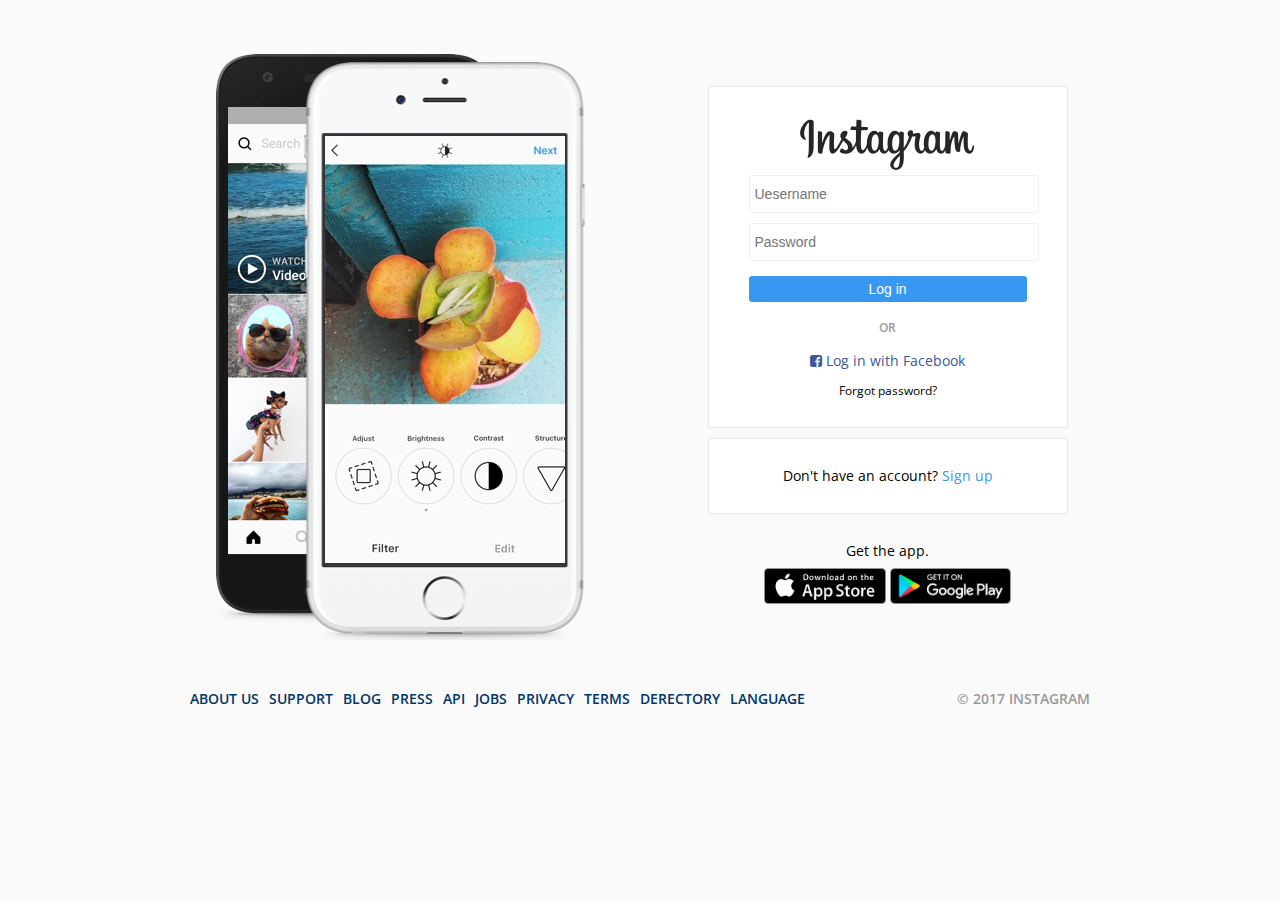
<file: index.html>
﻿<!DOCTYPE html>
<html lang="en">
<head>
  <meta charset="utf-8" />
  <meta name="viewport" content="width=device-width, initial-scale=1.0, user-scalable=no">
  <title>Login | Instajeju</title>
  <link rel="shortcut icon"
        href="images/favicon.ico">
  <link href="https://maxcdn.bootstrapcdn.com/font-awesome/4.7.0/css/font-awesome.min.css"
        rel="stylesheet" />
  <link rel="stylesheet" href="css/styles.css" />
</head>

<body>
  <main class="login">
    <div class="login__column">
      <img src="images/phoneImage.png" />
    </div>

    <div class="login__column">
      <div class="login__box">
        <img src="images/logoLogin.png" class="login__logo" />
        <form action="feed.html" method="get">
          <!-- <form action="feed.html" method="post">  // post 로 바꾸면 연결된 링크에 user name . passwrod가 뜨지 않음-->
          <input type="email"    name="uesr" placeholder="Uesername" required/>
          <input type="password" name="pass" placeholder="Password"  required/>
          <input type="submit"   value="Log in" />
          <!-- input type에는 name/color/date/checkbox 등 원하는 걸로 할 수 있다. -->
        </form>

        <span class="login__divider">or</span>
        <a href="#" class="login__fb-link">
          <i class="fa fa-facebook-square" aria-hidden="true"></i>
          Log in with Facebook</a>
        <a href="#" class="login__link-login__link--small">
          Forgot password?</a>
      </div>

      <div class="login__box"> <!-- Complete here. -->
        <span class="login__text">Don't have an account?</span>
        <a href="#" class="login__link">Sign up</a>
      </div>
     <div class="login__box--transparent">
       <span class="login__text">Get the app.</span>
       <div  class="login__appstores">
         <img src="images/ios.png"     class="login__appstore" />
         <img src="images/android.png" class="login__appstore" />
       </div>
     </div>
    </div>
  </main>


<footer class="footer">
  <!--  nav.footer__nav>ul.footer__list>li.footer__list-item*10>a.footer__link -->
  <nav class="footer__nav">
    <ul class="footer__list">
      <li class="footer__list-item"><a href="#" class="footer__link">About us</a></li>
      <li class="footer__list-item"><a href="#" class="footer__link">Support</a></li>
      <li class="footer__list-item"><a href="#" class="footer__link">Blog</a></li>
      <li class="footer__list-item"><a href="#" class="footer__link">Press</a></li>
      <li class="footer__list-item"><a href="#" class="footer__link">API</a></li>
      <li class="footer__list-item"><a href="#" class="footer__link">Jobs</a></li>
      <li class="footer__list-item"><a href="#" class="footer__link">Privacy</a></li>
      <li class="footer__list-item"><a href="#" class="footer__link">Terms</a></li>
      <li class="footer__list-item"><a href="#" class="footer__link">Derectory</a></li>
      <li class="footer__list-item"><a href="#" class="footer__link">Language</a></li>
    </ul>
  </nav>
  <span class="footer__copy">© 2017 Instagram</span>
</footer>
<script
  src="http://code.jquery.com/jquery-3.2.1.min.js"
  integrity="sha256-hwg4gsxgFZhOsEEamdOYGBf13FyQuiTwlAQgxVSNgt4="
  crossorigin="anonymous"></script>
<script src="js/app.js"></script>
</body>
</html>
</file>
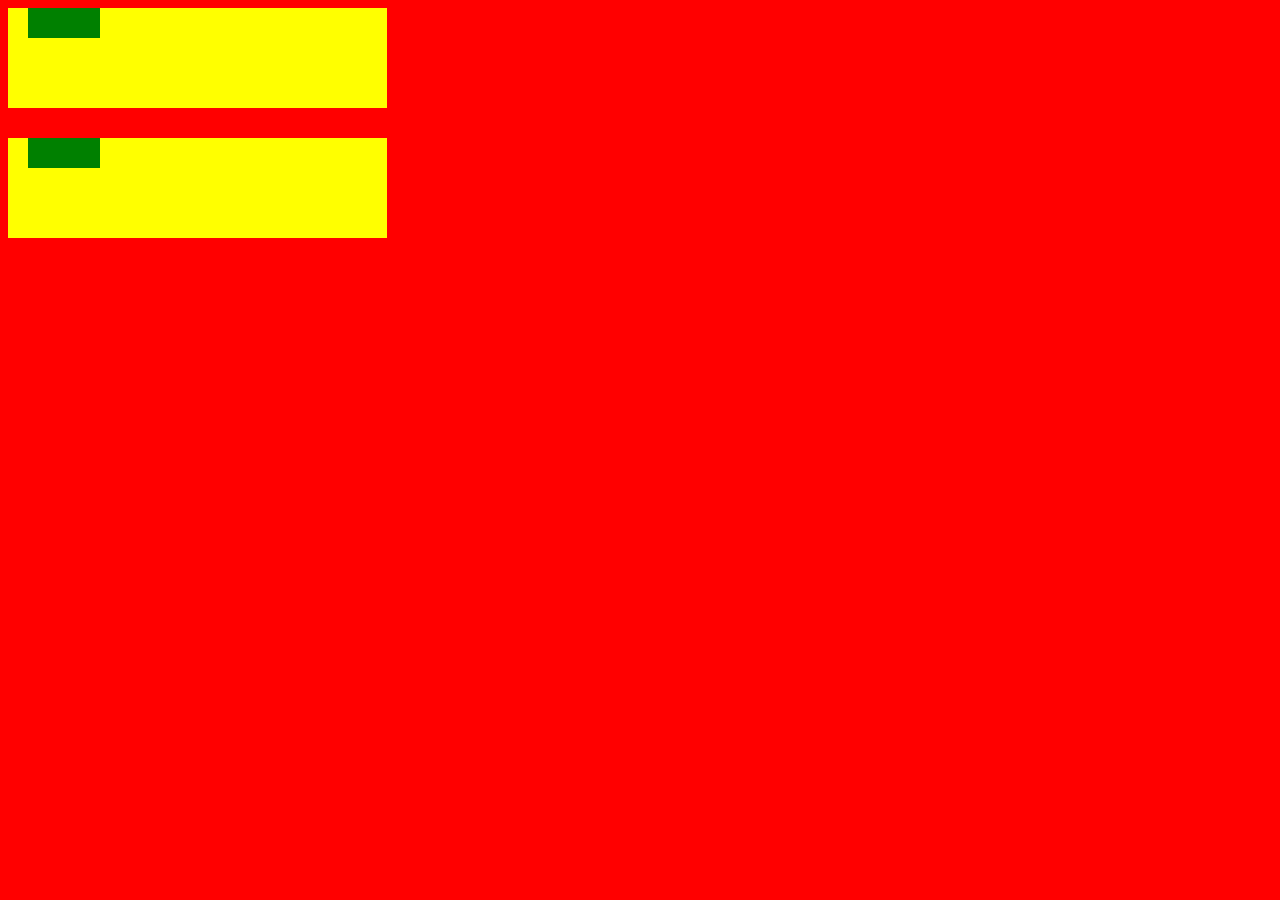
<file: css-examlpes.html>
<!DOCTYPE html>
<html lang="en">

  <head>
    <meta charset="UTF-8">
    <meta name="viewport"
          content="width=device-width, initial-scale=1.0">
    <meta http-equiv="X-UA-Compatible"
          content="ie=edge">
    <title>CSS</title>
    <style>
      body {
        background-color: red;
      }
      .box {
        background-color: yellow;
        height: 100px;
        width: 30%;
        box-sizing: border-box;
        margin-bottom: 30px;
        padding-left: 20px;
        /* Complete this */
      }
      .child {
        background-color: green;
        height: 30px;
        width: 20%;

        /* Complete this */
      }
    </style>
  </head>

  <body>
    <div class="box">
      <div class="child"></div>
    </div>
    <div class="box">
      <div class="child"></div>
    </div>
  </body>

</html>
</file>
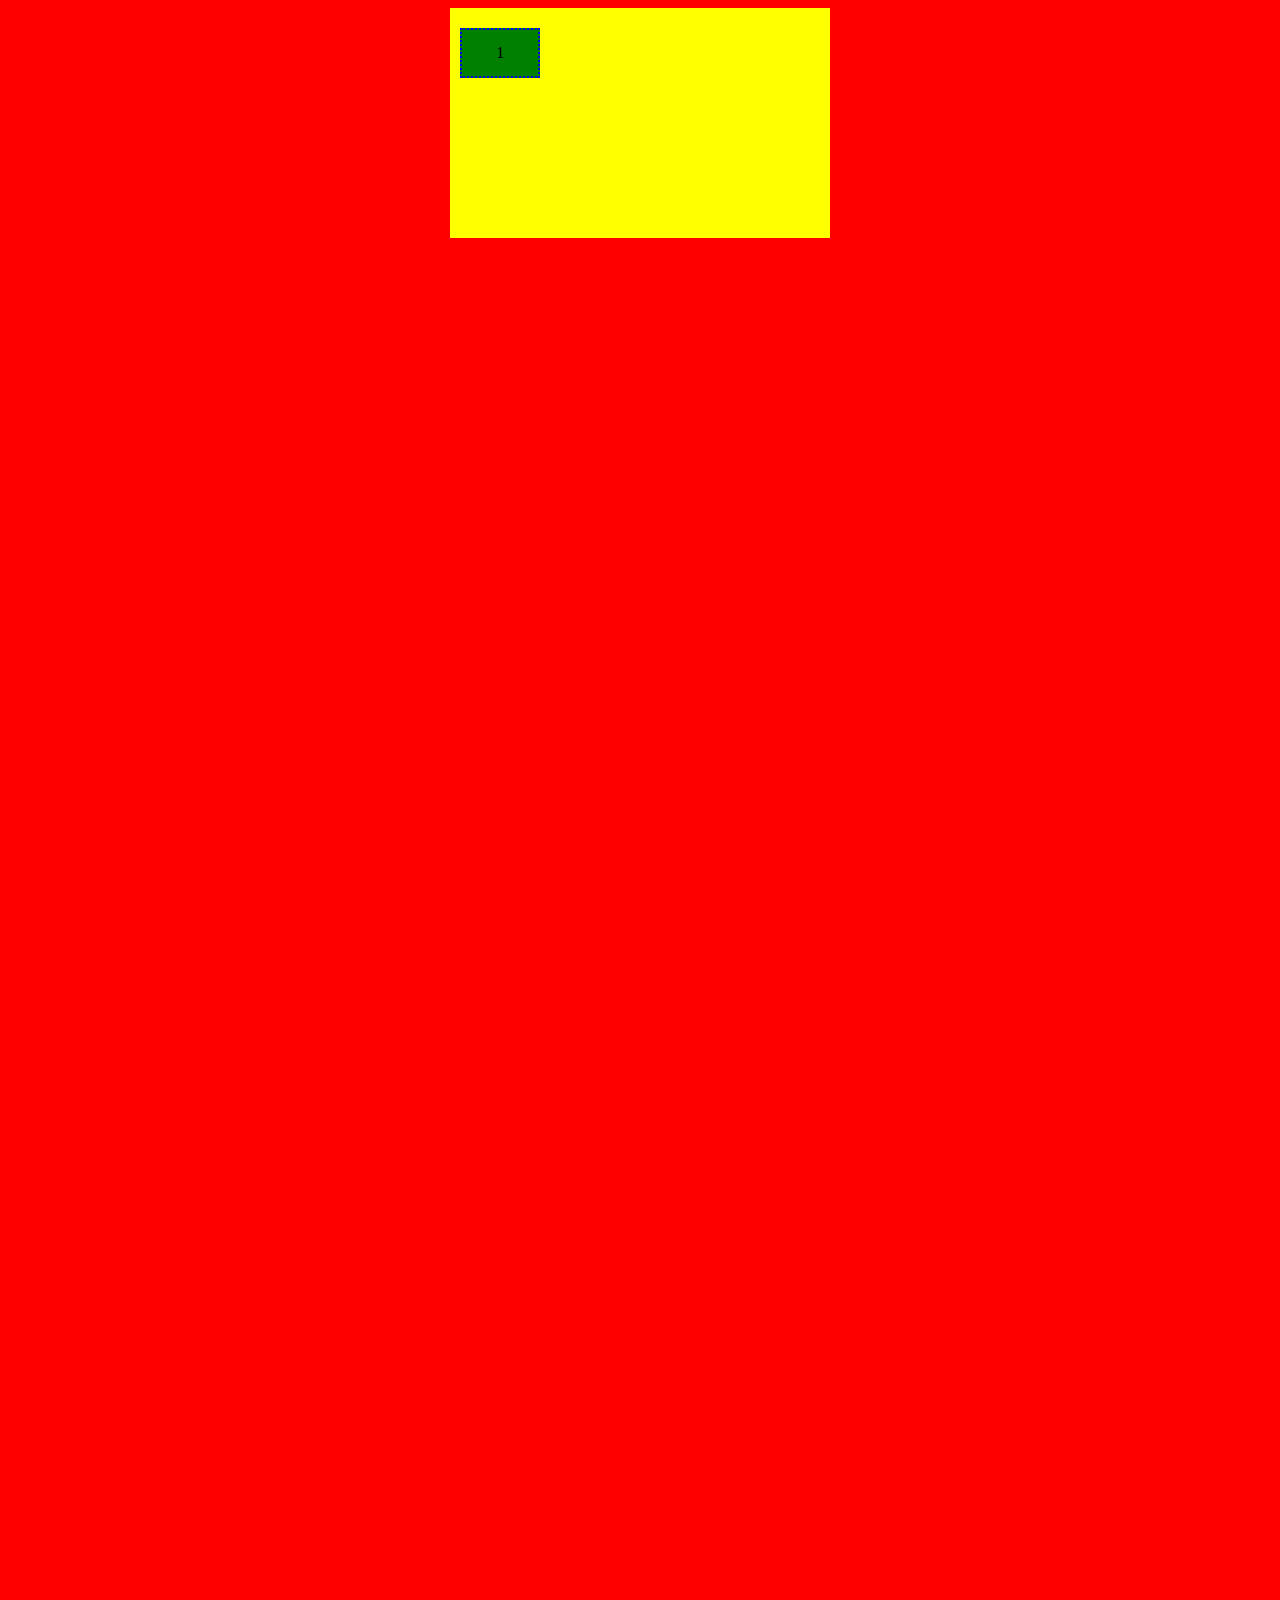
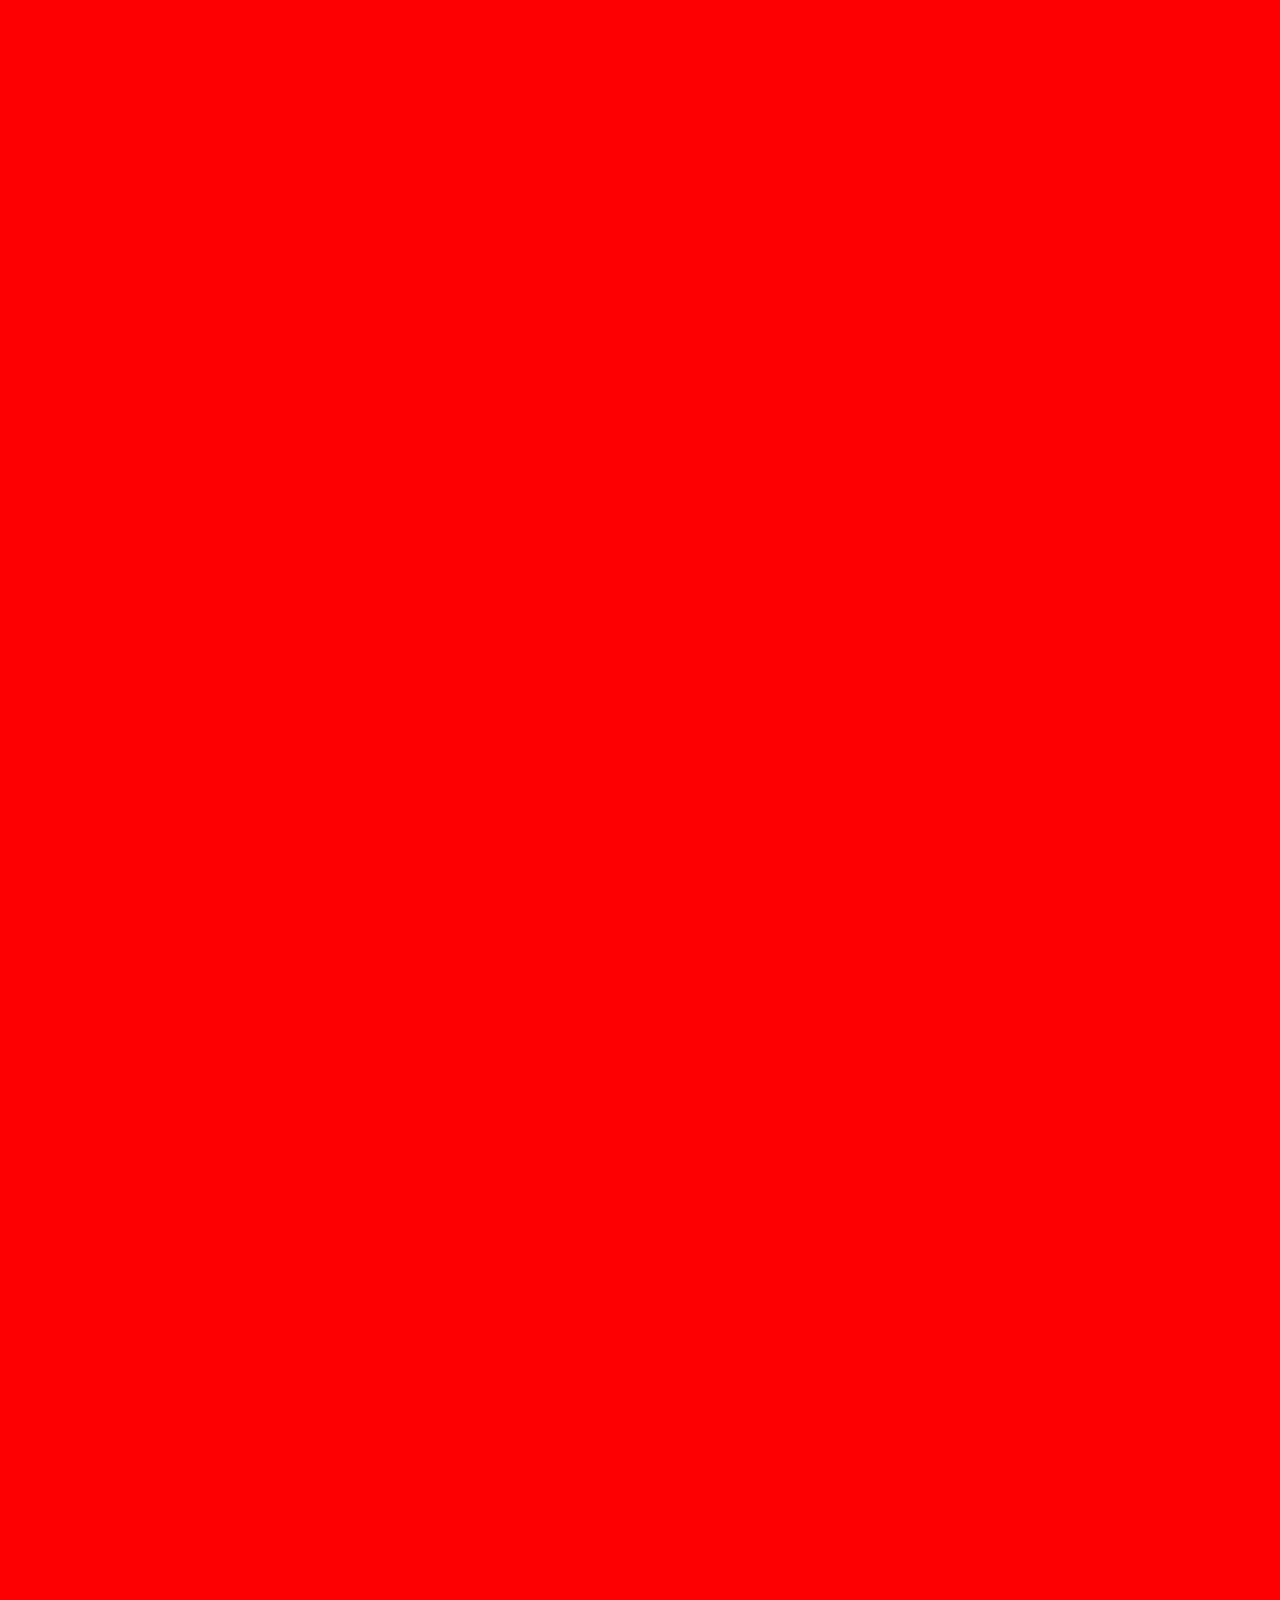
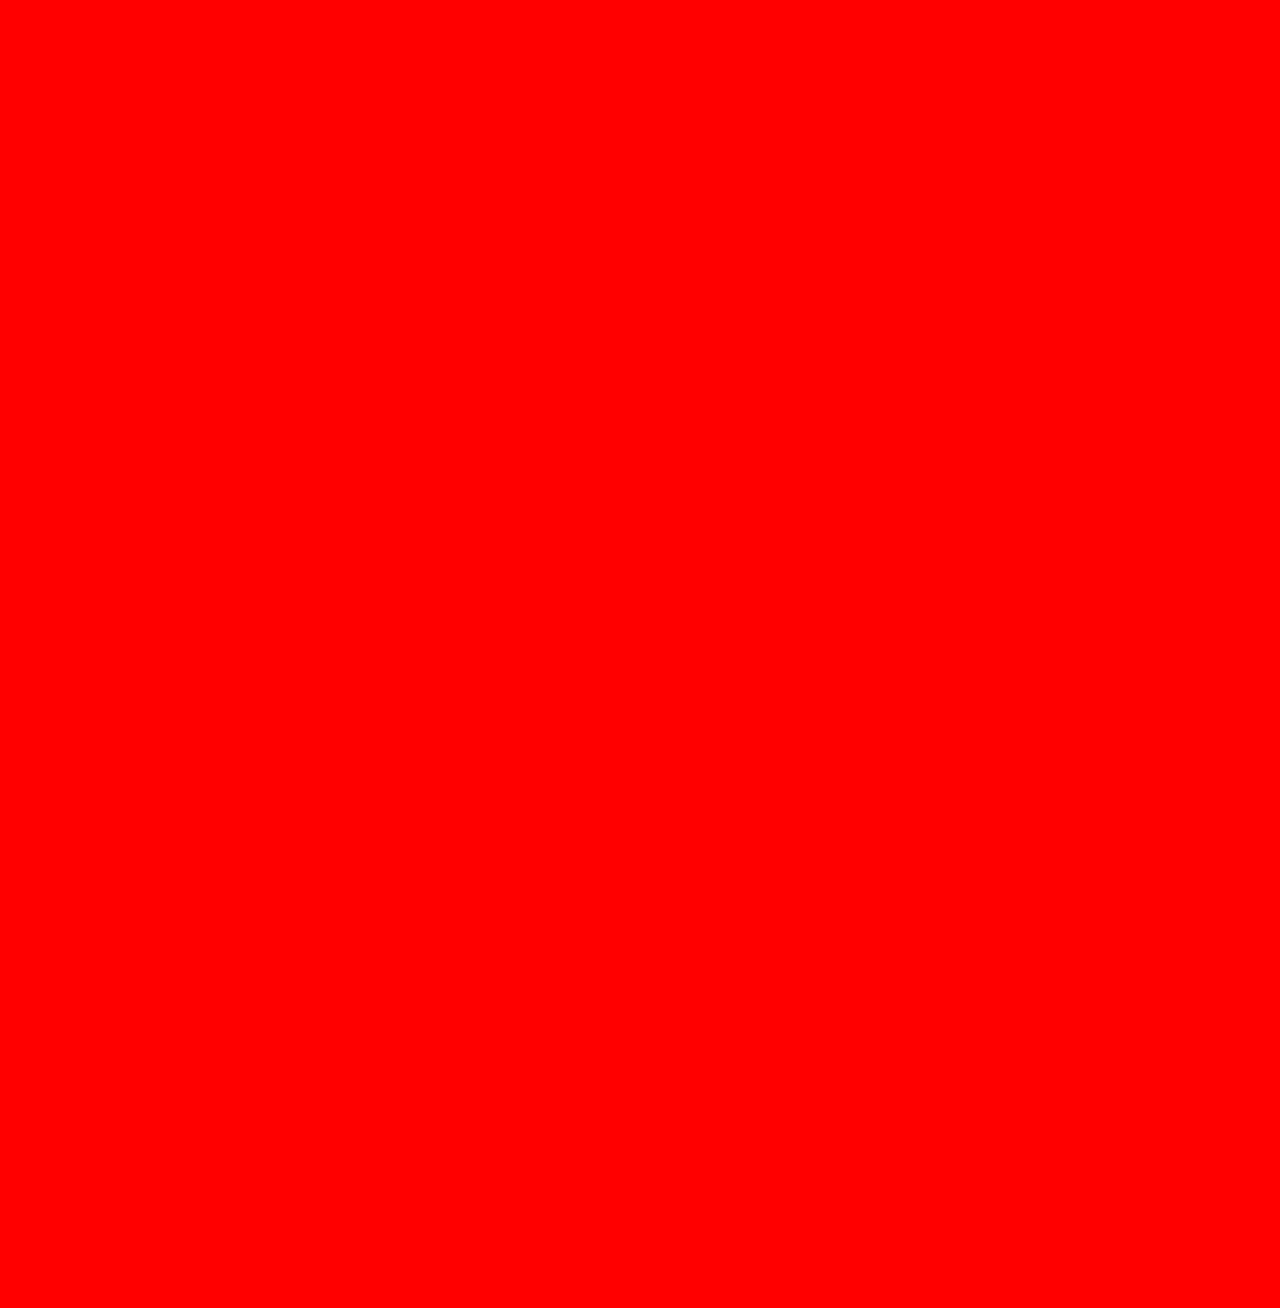
<file: css-examples.html>
<!DOCTYPE html>
<html lang="en">

  <head>
    <meta charset="UTF-8">
    <meta name="viewport"
          content="width=device-width, initial-scale=1.0">
    <meta http-equiv="X-UA-Compatible"
          content="ie=edge">
    <title>CSS</title>
    <style>
      html {
        height: 100% /* 요렇게 해줘야 body 에서   align-items: center; 이 먹힌다*/
      }
      body {
        height: 500%;  /* 요렇게 해줘야 body 에서   align-items: center; 이 먹힌다*/
        background-color: red;
        display: flex;
        flex-wrap: wrap;
        justify-content: center;
        align-items: top;
      }

      .box {
        background-color: yellow;
        height: 230px;   /* height 에서는 % 로 지정할 수 없다. */
        width: 30%;      /* 보여지는 화면에서 폭의 % */
        margin-bottom: 30px;
        /*padding-left: 20px;*/
        box-sizing: border-box;
        display: flex;
        justify-content: center; /* 메인죽 으로 중간 */
        align-items: center;     /* cross로 중간 baselien , flex-start , spcae-around*/
        position: relative;
        /* display: flex; /* flex 로 하면 간격이 없어진다.*/
        /* justify-content: center; /* space-between ; flex-end : cross-center , flex-start ;
        /* display: inline-block; /* disply 에는  block , inline, inline-block 이 있다*/
      }
      .child {
        background-color: green;
        height: 20%;
        width: 20%;
        border: 2px dotted blue; /* border-color: red */ /* border-width: 1px; */
            /*테두리 스타일 : solid  dashed dotted*/
       /* display: inline-block;*/
       display: flex;
       justify-content: center; /* 메인죽 으로 중간 */
       align-items: center;
       position: absolute;; /*fixed 로 하면 child의 엄마는 box가 아니라 body가 된다.!!!*/
       top:  20px; /*fixed 로 하면 child의 엄마는 box가 아니라 body가 된다.!!!*/
       left: 10px; /*fixed 로 하면 child의 엄마는 box가 아니라 body가 된다.!!!*/
      }

    #one{
      align-self : flex-start; /*align-self  로  # id 에서만 한 것을 스타일 지정가능*/
    }
    #three{
      align-self : flex-end;
    }
    </style>
  </head>

  <body>
    <div class="box">
      <div class="child">1</div>
    </div>

<!--
    <div class="box">
      <div class="child"></div>

    </div>

    <div class="box">
      <div class="child"></div>
      <div class="child"></div>
      <div class="child"></div>
    </div>

    <div class="box">
      <div class="child"></div>
      <div class="child"></div>
      <div class="child"></div>
    </div>
  -->
  </body>

</html>
</file>
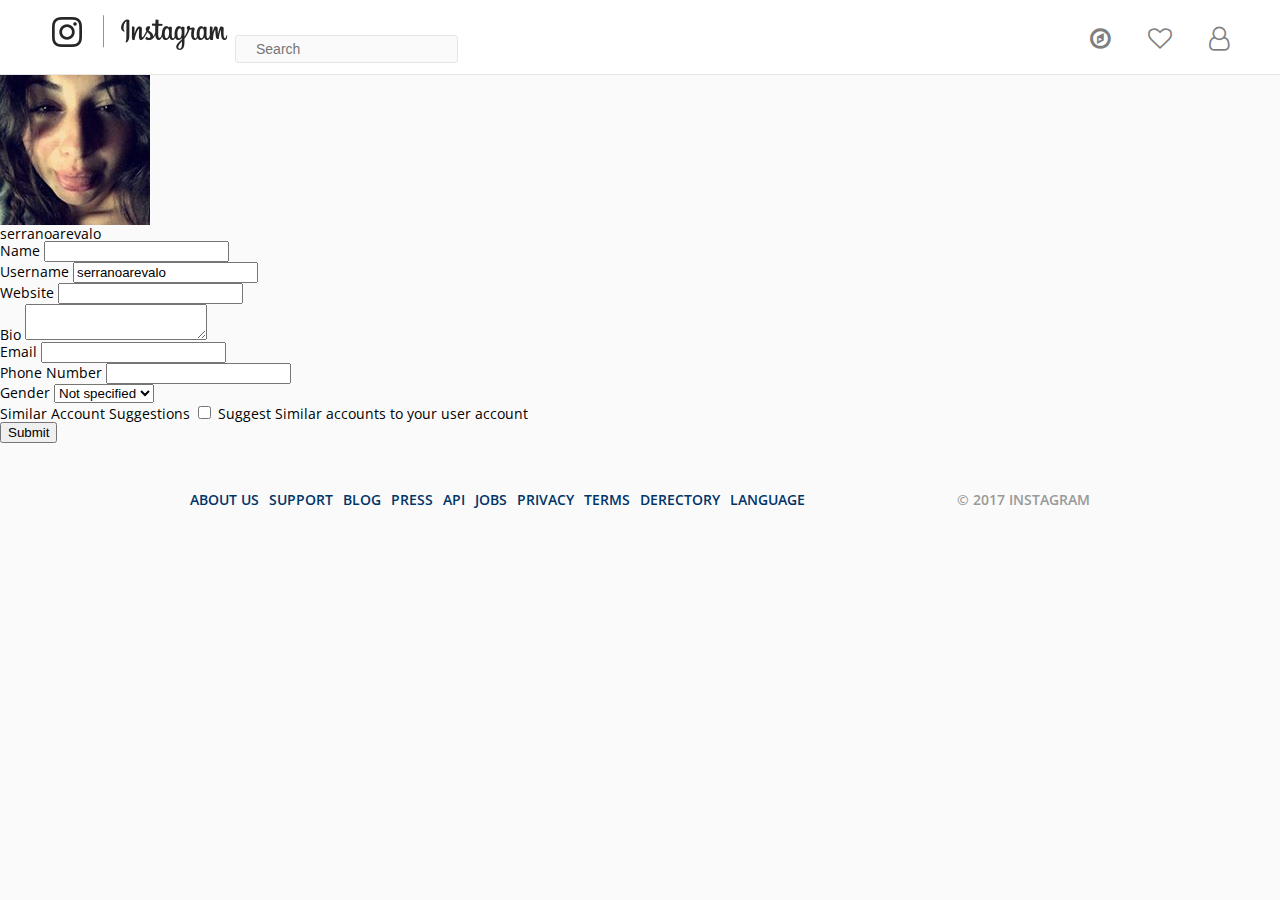
<file: edit-profile.html>
﻿<!DOCTYPE html>
<html lang="en">
<head>
  <meta charset="utf-8" />
  <meta name="viewport" content="width=device-width, initial-scale=1.0, user-scalable=no">
  <title>Edit profile | Instajeju</title>
  <link rel="shortcut icon"
        href="images/favicon.ico">
  <link href="https://maxcdn.bootstrapcdn.com/font-awesome/4.7.0/css/font-awesome.min.css"
        rel="stylesheet" />
</head>

<body>

  <nav class="navigation">
    <a href="feed.html"><img src="images/logo.png" calss="navigation__logo"</a>
    <input type="text" placeholder="Search" class="navigation__input" />
    <div class="navigation__icons">
      <a href="explore.html" class="navigation__links"><i class="fa fa-compass"></i></a>
      <a href="#" class="navigation__links"><i class="fa fa-heart-o"></i></a>
      <a href="profile.html" class="navigation__links"><i class="fa fa-user-o"></i></a>
      <link rel="stylesheet" href="css/styles.css" />
    </div>
  </nav>


  <main class="edit-profile">
    <div class="edit-profile__name">
      <img src="images/avatar.jpg"
           class="edit-profile__thumb" />
      <h3 class="edit-profile__username">serranoarevalo</h3>
    </div>

    <ul class="edit-profile__list">
          <form action="profile.html"
                method="get">
            <li class="edit-profile__list-item">
              <label for="name"
                     class="edit-profile__type">Name</label>
              <input id="name"
                     type="text"></li>

            <li class="edit-profile__list-item">
              <label for="username"
                     class="edit-profile__type">Username</label>
              <input id="username"
                     type="text"
                     value="serranoarevalo"
                     required /></li>

            <li class="edit-profile__list-item">
              <label for="website"
                     class="edit-profile__type">Website</label>
              <input id="website"
                     type="url"></li>

            <li class="edit-profile__list-item">
              <label for="bio"
                     class="edit-profile__type">Bio</label>
              <textarea id="bio"
                        name="edit__bio"></textarea></li>

            <li class="edit-profile__list-item">
              <label for="email"
                     class="edit-profile__type">Email</label>
              <input id="email"
                     type="email"
                     required></li>

            <li class="edit-profile__list-item">
              <label for="phone-number"
                     class="edit-profile__type">Phone Number</label>
              <input id="phone-number"
                     type="text"></li>

            <li class="edit-profile__list-item">
              <label for="gender"
                     class="edit-profile__type">Gender</label>
              <select id="gender">
                <option value="male">Male</option>
                <option value="female">Female</option>
                <option value="dont-know" selected>Not specified</option>
              </select></li>

            <li class="edit-profile__list-item">
              <span class="edit-profile__type">Similar Account Suggestions</span>
              <input type="checkbox"
                     id="similar"
                     name="subscribe"
                     value="similar_accounts">
              <label for="similar">Suggest Similar accounts to your user account</label>
            </li>

            <input type="submit"
                          value="Submit">

</div>
  </form>



</main>

  <footer class="footer">
    <!--  nav.footer__nav>ul.footer__list>li.footer__list-item*10>a.footer__link -->
    <nav class="footer__nav">
      <ul class="footer__list">
        <li class="footer__list-item"><a href="#" class="footer__link">About us</a></li>
        <li class="footer__list-item"><a href="#" class="footer__link">Support</a></li>
        <li class="footer__list-item"><a href="#" class="footer__link">Blog</a></li>
        <li class="footer__list-item"><a href="#" class="footer__link">Press</a></li>
        <li class="footer__list-item"><a href="#" class="footer__link">API</a></li>
        <li class="footer__list-item"><a href="#" class="footer__link">Jobs</a></li>
        <li class="footer__list-item"><a href="#" class="footer__link">Privacy</a></li>
        <li class="footer__list-item"><a href="#" class="footer__link">Terms</a></li>
        <li class="footer__list-item"><a href="#" class="footer__link">Derectory</a></li>
        <li class="footer__list-item"><a href="#" class="footer__link">Language</a></li>
      </ul>
    </nav>
    <span class="footer__copy">© 2017 Instagram</span>
  </footer>
  <script
  src="http://code.jquery.com/jquery-3.2.1.min.js"
  integrity="sha256-hwg4gsxgFZhOsEEamdOYGBf13FyQuiTwlAQgxVSNgt4="
  crossorigin="anonymous"></script>
  <script src="js/app.js"></script>
  </body>
  </html>
</file>
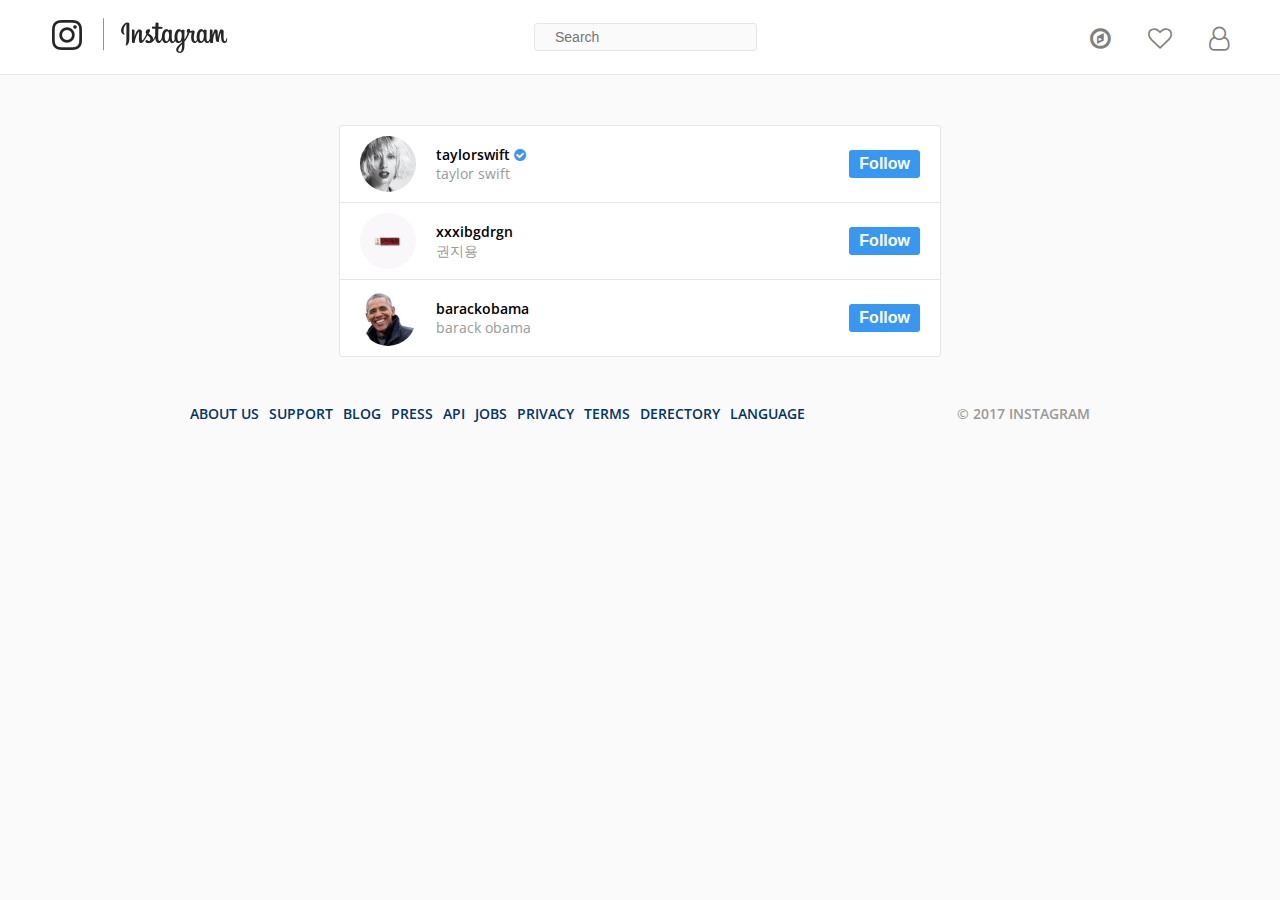
<file: explore.html>
﻿<!DOCTYPE html>
<html lang="en">
<head>
  <meta charset="utf-8" />
  <meta name="viewport" content="width=device-width, initial-scale=1.0, user-scalable=no">
  <title>Explore | Instajeju</title>
  <link rel="shortcut icon"
        href="images/favicon.ico">
  <link href="https://maxcdn.bootstrapcdn.com/font-awesome/4.7.0/css/font-awesome.min.css"
        rel="stylesheet" />
  <link rel="stylesheet" href="css/styles.css" />
</head>

<body>

<nav class="navigation">
  <a href="feed.html"><img src="images/logo.png"
       class="navigation__logo" /></a>
  <input type="text"
         placeholder="Search"
         class="navigation__input">
  <div class="navigation__icons">
    <a href="explore.html"
       class="navigation__links"><i class="fa fa-compass"></i></a>
    <a href="#"
       class="navigation__links"><i class="fa fa-heart-o"></i></a>
    <a href="profile.html"
       class="navigation__links"><i class="fa fa-user-o"></i></a>
  </div>
</nav>

<main class="explore">
    <ul class="users">
      <li class="users__user">
        <div class="users__left">
          <img src="images/avatar_taylorswift.jpg"
               class="users__user__user-img" />
          <div class="users__name">
            <span class="users__username">taylorswift <i class="fa fa-check-circle"></i></span>
            <span class="users__full-name">taylor swift</span>
          </div>
        </div>
        <div class="users_user__follow">
          <button>Follow</button>
        </div>
      </li>
      <li class="users__user">
        <div class="users__left">
          <img src="images/avatar_gd.jpg"
               class="users__user__user-img" />
         <div class="users__name">
          <span class="users__username">xxxibgdrgn</span>
          <span class="users__full-name">권지용</span>
        </div>
        </div>
        <div class="users_user__follow">
          <button>Follow</button>
        </div>
      </li>
      <li class="users__user">
        <div class="users__left">
          <img src="images/avatar_obama.jpg"
               class="users__user__user-img" />
         <div class="users__name">
          <span class="users__username">barackobama</span>
          <span class="users__full-name">barack obama</span>
        </div>

        </div>
        <div class="users_user__follow">
          <button>Follow</button>
        </div>
      </li>
    </ul>

</main>

<footer class="footer">
  <!--  nav.footer__nav>ul.footer__list>li.footer__list-item*10>a.footer__link -->
  <nav class="footer__nav">
    <ul class="footer__list">
      <li class="footer__list-item"><a href="#" class="footer__link">About us</a></li>
      <li class="footer__list-item"><a href="#" class="footer__link">Support</a></li>
      <li class="footer__list-item"><a href="#" class="footer__link">Blog</a></li>
      <li class="footer__list-item"><a href="#" class="footer__link">Press</a></li>
      <li class="footer__list-item"><a href="#" class="footer__link">API</a></li>
      <li class="footer__list-item"><a href="#" class="footer__link">Jobs</a></li>
      <li class="footer__list-item"><a href="#" class="footer__link">Privacy</a></li>
      <li class="footer__list-item"><a href="#" class="footer__link">Terms</a></li>
      <li class="footer__list-item"><a href="#" class="footer__link">Derectory</a></li>
      <li class="footer__list-item"><a href="#" class="footer__link">Language</a></li>
    </ul>
  </nav>
  <span class="footer__copy">© 2017 Instagram</span>
</footer>
<script
  src="http://code.jquery.com/jquery-3.2.1.min.js"
  integrity="sha256-hwg4gsxgFZhOsEEamdOYGBf13FyQuiTwlAQgxVSNgt4="
  crossorigin="anonymous"></script>
<script src="js/app.js"></script>
</body>
</html>
</file>
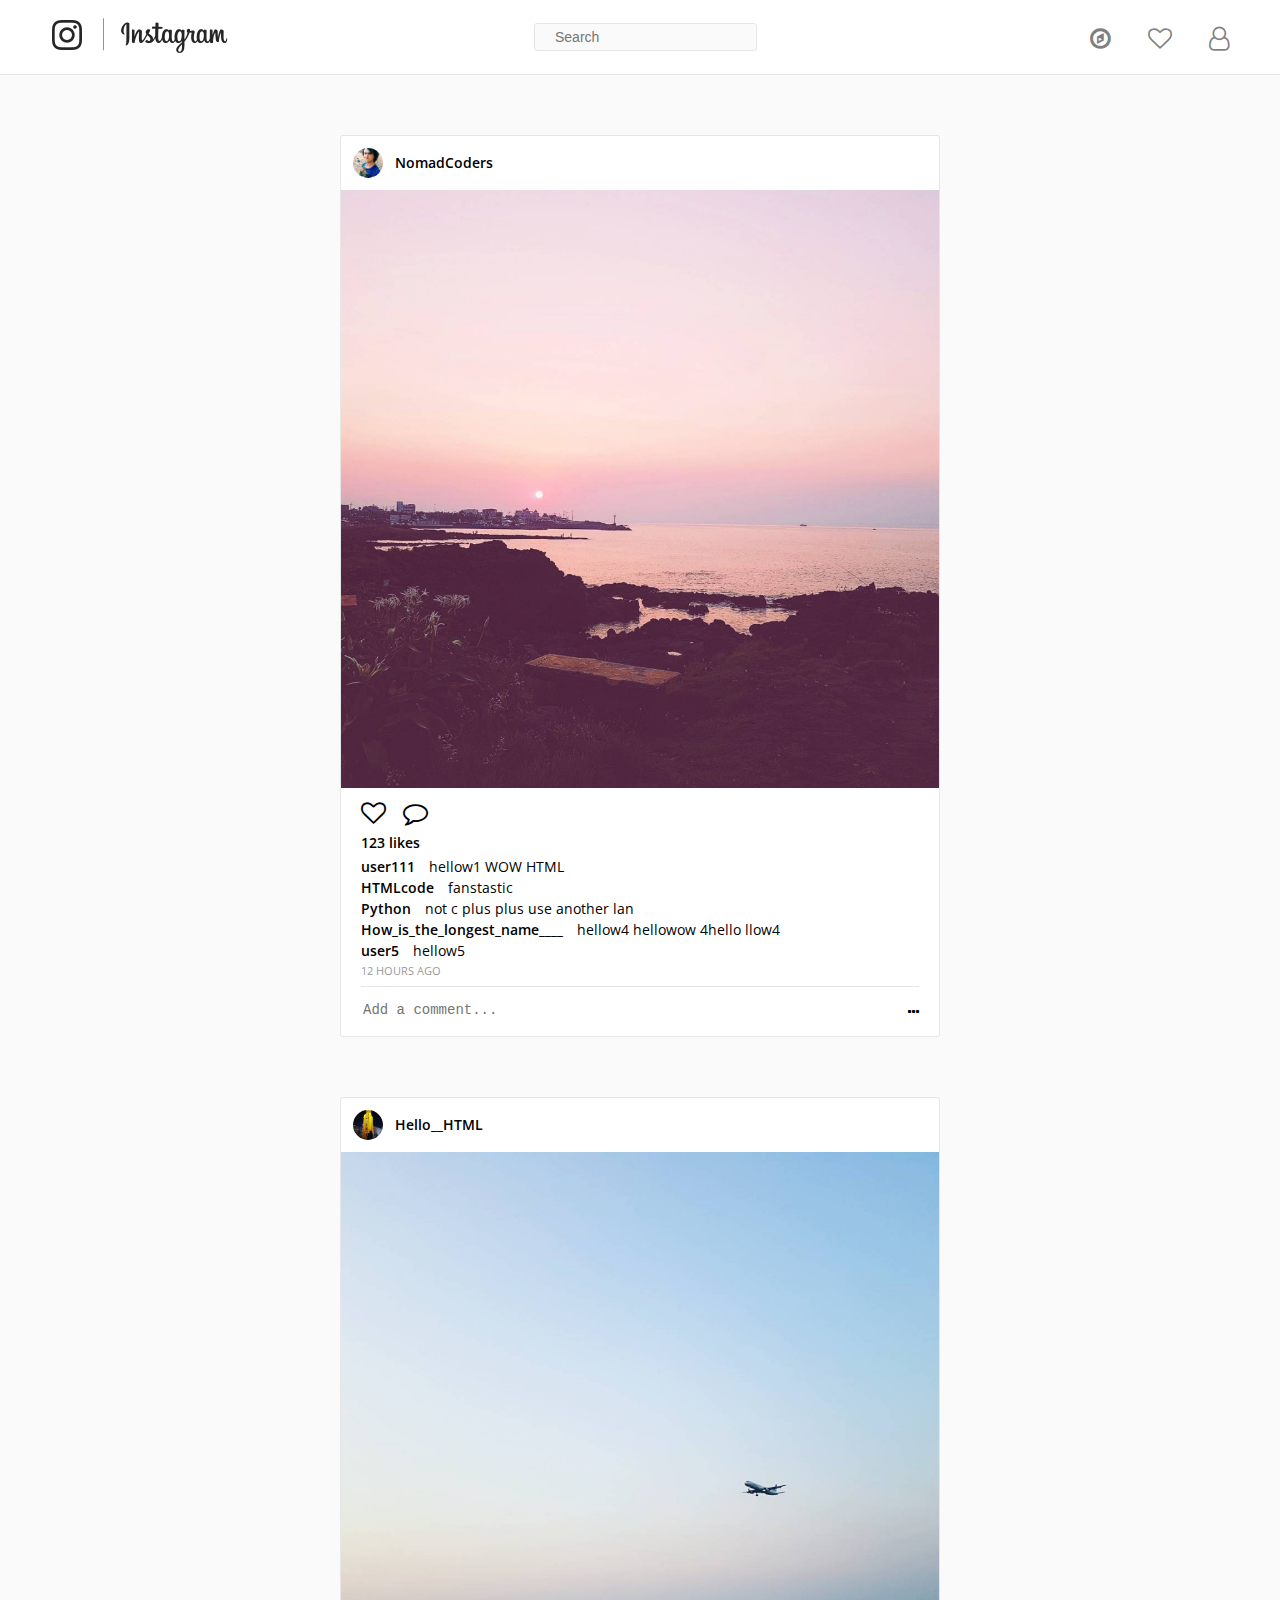
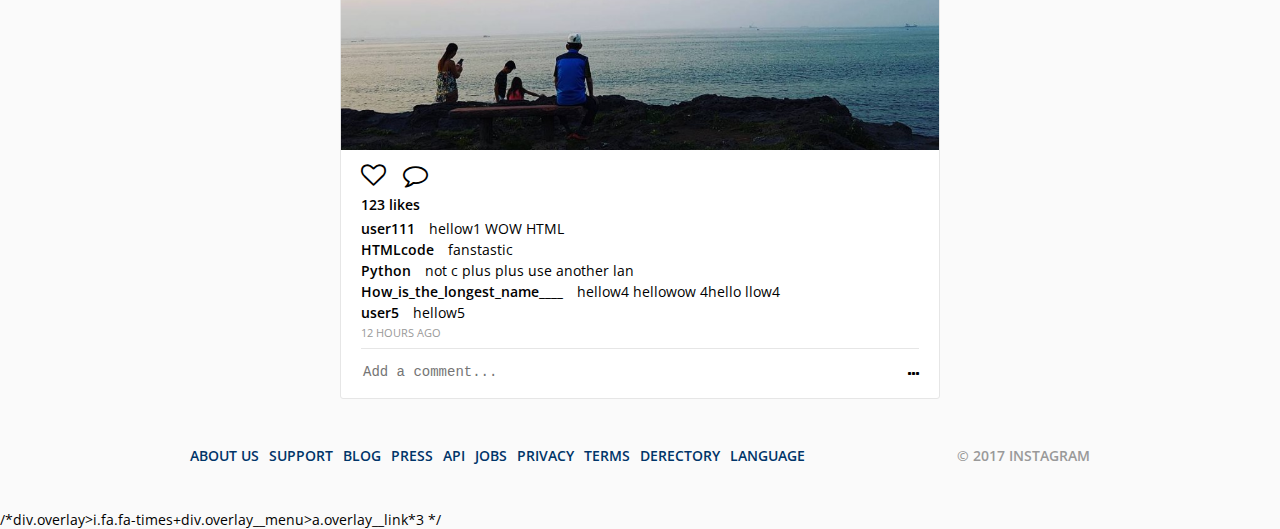
<file: feed.html>
﻿<!DOCTYPE html>
<html lang="en">
<head>
  <meta charset="utf-8" />
  <meta name="viewport" content="width=device-width, initial-scale=1.0, user-scalable=no">
  <title>Feed | Instajeju</title>
  <link rel="shortcut icon"
        href="images/favicon.ico">
  <link href="https://maxcdn.bootstrapcdn.com/font-awesome/4.7.0/css/font-awesome.min.css"
        rel="stylesheet" />
  <link rel="stylesheet" href="css/styles.css" />
</head>

<body>

  <nav class="navigation">
    <a href="feed.html"><img src="images/logo.png"
         class="navigation__logo" /></a>
    <input type="text"
           placeholder="Search"
           class="navigation__input">
    <div class="navigation__icons">
      <a href="explore.html"
         class="navigation__links"><i class="fa fa-compass"></i></a>
      <a href="#"
         class="navigation__links"><i class="fa fa-heart-o"></i></a>
      <a href="profile.html"
         class="navigation__links"><i class="fa fa-user-o"></i></a>
    </div>
  </nav>

<main class="feed">
  <div class="photo">
    <header class="photo__header">
      <img src   ="images/avatar_Nicolas.jpg"
           class ="photo__header__user-img" />
      <span class ="photo__header__user-text">NomadCoders</span>
    </header>

    <img src="images/jeje.jpg"
         class="photo__image" />

    <div class="photo__info">
      <div class=  "photo__actions">
        <i class="fa fa-heart-o heart"
           class="photo_comment_icon-heart"></i>
        <i class="fa fa-comment-o"
           class="photo_comment_icon-commnet"></i>
      </div>
      <span class="photo__likes">123 likes</span>
      <ul class="photo__comments">
        <li class="photo__comment"><span class="comment__author">user111</span> hellow1 WOW HTML</li>
        <li class="photo__comment"><span class="comment__author">HTMLcode</span> fanstastic </li>
        <li class="photo__comment"><span class="comment__author">Python</span> not c plus plus use another lan</li>
        <li class="photo__comment"><span class="comment__author">How_is_the_longest_name____</span> hellow4 hellowow 4hello llow4</li>
        <li class="photo__comment"><span class="comment__author">user5</span> hellow5</li>
      </ul>

      <span class="photo__date">12 hours ago</span>
      <!-- 댓글 입력창 -->
      <div class="photo__add-comment">
        <textarea placeholder="Add a comment..."
                  class="photo__comment__comment-input"></textarea>
        <i class="fa fa-ellipsis-h"></i>
      </div>
      <!-- 댓글 입력창 -->
    </div>
  </div>

  <div class="photo">
    <header class="photo__header">
      <img src   ="images/avatar_psg.jpg"
           class ="photo__header__user-img" />
      <span class ="photo__header__user-text">Hello__HTML</span>
    </header>

    <img src="images/jeje2.jpg"
         class="photo__image" />

    <div class="photo__info">
      <div class=  "photo__actions">
        <i class="fa fa-heart-o  heart"
           class="photo_comment_icon-heart"></i>
        <i class="fa fa-comment-o"
           class="photo_comment_icon-commnet"></i>
      </div>
      <span class="photo__likes">123 likes</span>
      <ul class="photo__comments">
        <li class="photo__comment"><span class="comment__author">user111</span> hellow1 WOW HTML</li>
        <li class="photo__comment"><span class="comment__author">HTMLcode</span> fanstastic </li>
        <li class="photo__comment"><span class="comment__author">Python</span> not c plus plus use another lan</li>
        <li class="photo__comment"><span class="comment__author">How_is_the_longest_name____</span> hellow4 hellowow 4hello llow4</li>
        <li class="photo__comment"><span class="comment__author">user5</span> hellow5</li>
      </ul>

      <span class="photo__date">12 hours ago</span>
      <!-- 댓글 입력창 -->
      <div class="photo__add-comment">
        <textarea placeholder="Add a comment..."
                  class="photo__comment__comment-input"></textarea>
        <i class="fa fa-ellipsis-h"></i>
      </div>
      <!-- 댓글 입력창 -->
    </div>
  </div>
</main>



<footer class="footer">
  <!--  nav.footer__nav>ul.footer__list>li.footer__list-item*10>a.footer__link -->
  <nav class="footer__nav">
    <ul class="footer__list">
      <li class="footer__list-item"><a href="#" class="footer__link">About us</a></li>
      <li class="footer__list-item"><a href="#" class="footer__link">Support</a></li>
      <li class="footer__list-item"><a href="#" class="footer__link">Blog</a></li>
      <li class="footer__list-item"><a href="#" class="footer__link">Press</a></li>
      <li class="footer__list-item"><a href="#" class="footer__link">API</a></li>
      <li class="footer__list-item"><a href="#" class="footer__link">Jobs</a></li>
      <li class="footer__list-item"><a href="#" class="footer__link">Privacy</a></li>
      <li class="footer__list-item"><a href="#" class="footer__link">Terms</a></li>
      <li class="footer__list-item"><a href="#" class="footer__link">Derectory</a></li>
      <li class="footer__list-item"><a href="#" class="footer__link">Language</a></li>
    </ul>
  </nav>
  <span class="footer__copy">© 2017 Instagram</span>
</footer>

/*div.overlay>i.fa.fa-times+div.overlay__menu>a.overlay__link*3  */
 <div class="overlay">
      <i class="fa fa-times fa-2x"></i>
      <div class="overlay__menu">
        <a href="#" class="overlay__link">Report</a>
        <a href="#" class="overlay__link">Embed</a>
        <a href="http://google.com" class="overlay__link" id="cancel">Cancel</a>
      </div>
    </div>

<script
  src="http://code.jquery.com/jquery-3.2.1.min.js"
  integrity="sha256-hwg4gsxgFZhOsEEamdOYGBf13FyQuiTwlAQgxVSNgt4="
  crossorigin="anonymous"></script>
<script src="js/app.js"></script>
</body>
</html>
</file>
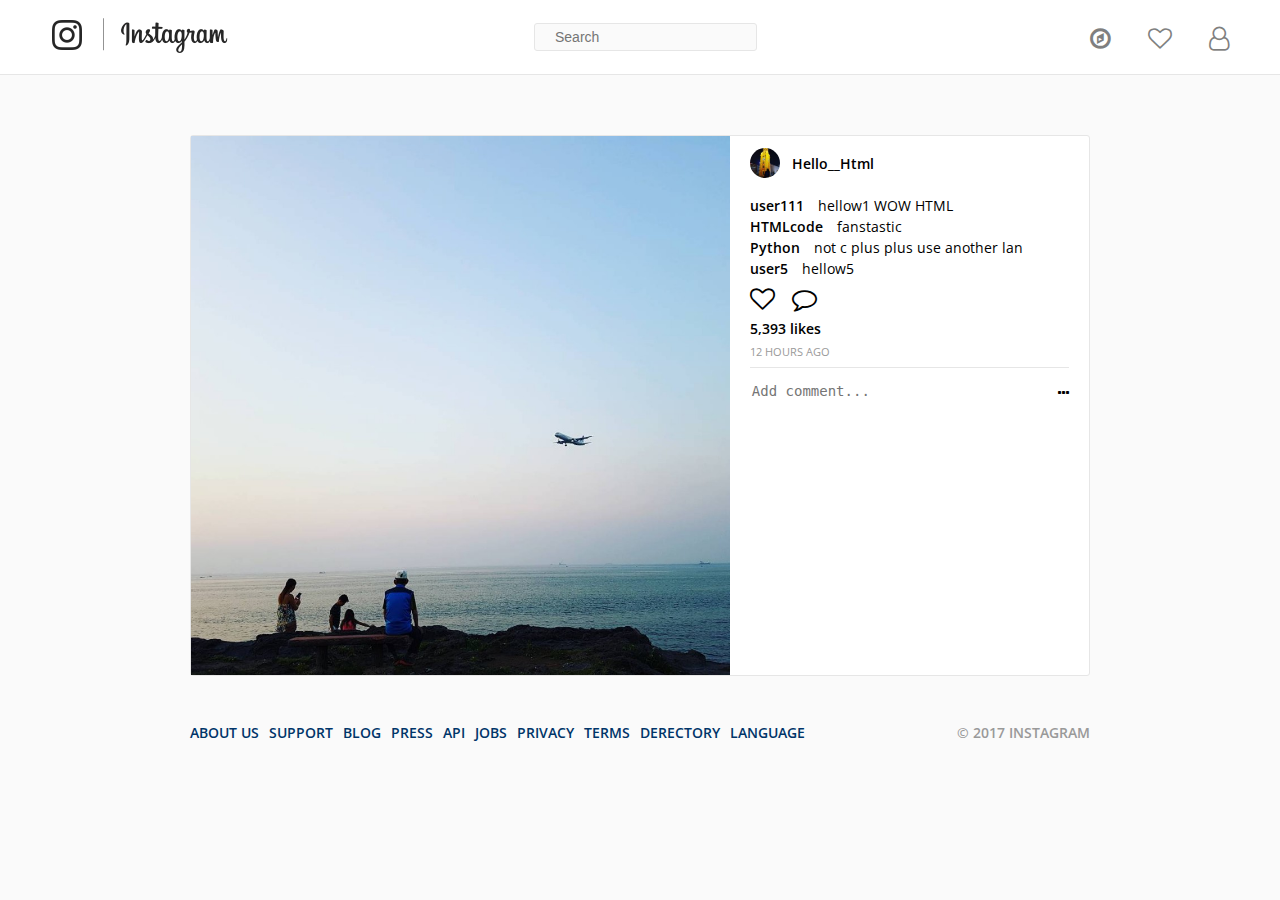
<file: image-detail.html>
﻿<!DOCTYPE html>
<html lang="en">
<head>
  <meta charset="utf-8" />
  <meta name="viewport" content="width=device-width, initial-scale=1.0, user-scalable=no">
  <title>Image detil | Instajeju</title>
  <link rel="shortcut icon"
        href="images/favicon.ico">
  <link href="https://maxcdn.bootstrapcdn.com/font-awesome/4.7.0/css/font-awesome.min.css"
        rel="stylesheet" />
  <link rel="stylesheet" href="css/styles.css" />
</head>

<body>

<nav class="navigation">
  <a href="feed.html"><img src="images/logo.png"
       class="navigation__logo" /></a>
  <input type="text" placeholder="Search" class="navigation__input">
  <div class="navigation__icons">
    <a href="explore.html" class="navigation__links"><i class="fa fa-compass"></i></a>
    <a href="#          "  class="navigation__links"><i class="fa fa-heart-o"></i></a>
    <a href="profile.html" class="navigation__links"><i class="fa fa-user-o" ></i></a>
  </div>
</nav>

<main class="image-detail">
      <div class="photo photo--detail">
        <img src="images/jeje2.jpg" class="photo__image">
        <div class="photo__info">
          <header class="photo__header">
            <a href="profile.html" class="photo__thumb">
              <img src   ="images/avatar_psg.jpg"
                   class ="photo__header__user-img" /></a>
            <span class="photo__username">Hello__Html</span>
          </header>
          <ul class="photo__comments">
            <li class="photo__comment"><span class="comment__author">user111</span> hellow1 WOW HTML</li>
            <li class="photo__comment"><span class="comment__author">HTMLcode</span> fanstastic </li>
            <li class="photo__comment"><span class="comment__author">Python</span> not c plus plus use another lan</li>
            <li class="photo__comment"><span class="comment__author">user5</span> hellow5</li>
          </ul>
          <div class="photo__actions">
            <i class="fa fa-heart-o"></i>
            <i class="fa fa-comment-o"></i>
          </div>
          <span class="photo__likes">5,393 likes</span>
          <span class="photo__date">12 hours ago</span>
          <div class="photo__add-comment"> <textarea placeholder="Add comment..."></textarea> <i class="fa fa-ellipsis-h"></i> </div>
        </div>
      </div>
</main>

<!--
<main class="image-detail">
    <div class="photo__detail">
      <div class="photo-image-col">
        <img src="images/feedPhoto.jpg"
             class="photo__image">
      </div>
      <div class="photo__info">
        <header class="photo__header">
          <a href="profile.html"
             class="photo__thumb">
             <img src="images/avatar_psg.jpg"
             class ="photo__header__user-img" /></a>
          <span class="photo__username">JejuHTML</span>
        </header>
        <ul class="photo__comments">
          <li class="photo__comment"><span class="comment__author">daekeonkim</span><a href="profile.html">@unknownuser</a>,this is awesome!</li>
          <li class="photo__comment"><span class="comment__author">user1</span>Hello?</li>
          <li class="photo__comment"><span class="comment__author">uesr2</span>nice to meet you. nice picture!!! </li>
          <li class="photo__comment"><span class="comment__author">anyone____</span>Can you hear me?</li>
        </ul>
        <div class="photo__actions">
          <i class="fa fa-heart-o"></i>
          <i class="fa fa-comment-o"></i>
        </div>
        <span class="photo__likes">5,393 likes</span>
        <span class="photo__date">12 hours ago</span>
        <div class="photo__add-comment"> <textarea placeholder="Add comment..."></textarea> <i class="fa fa-ellipsis-h"></i> </div>
      </div>
    </div>
  </main>

-->

<footer class="footer">
  <!--  nav.footer__nav>ul.footer__list>li.footer__list-item*10>a.footer__link -->
  <nav class="footer__nav">
    <ul class="footer__list">
      <li class="footer__list-item"><a href="#" class="footer__link">About us</a></li>
      <li class="footer__list-item"><a href="#" class="footer__link">Support</a></li>
      <li class="footer__list-item"><a href="#" class="footer__link">Blog</a></li>
      <li class="footer__list-item"><a href="#" class="footer__link">Press</a></li>
      <li class="footer__list-item"><a href="#" class="footer__link">API</a></li>
      <li class="footer__list-item"><a href="#" class="footer__link">Jobs</a></li>
      <li class="footer__list-item"><a href="#" class="footer__link">Privacy</a></li>
      <li class="footer__list-item"><a href="#" class="footer__link">Terms</a></li>
      <li class="footer__list-item"><a href="#" class="footer__link">Derectory</a></li>
      <li class="footer__list-item"><a href="#" class="footer__link">Language</a></li>
    </ul>
  </nav>
  <span class="footer__copy">© 2017 Instagram</span>
</footer>
<script
  src="http://code.jquery.com/jquery-3.2.1.min.js"
  integrity="sha256-hwg4gsxgFZhOsEEamdOYGBf13FyQuiTwlAQgxVSNgt4="
  crossorigin="anonymous"></script>
<script src="js/app.js"></script>
</body>
</html>
</file>
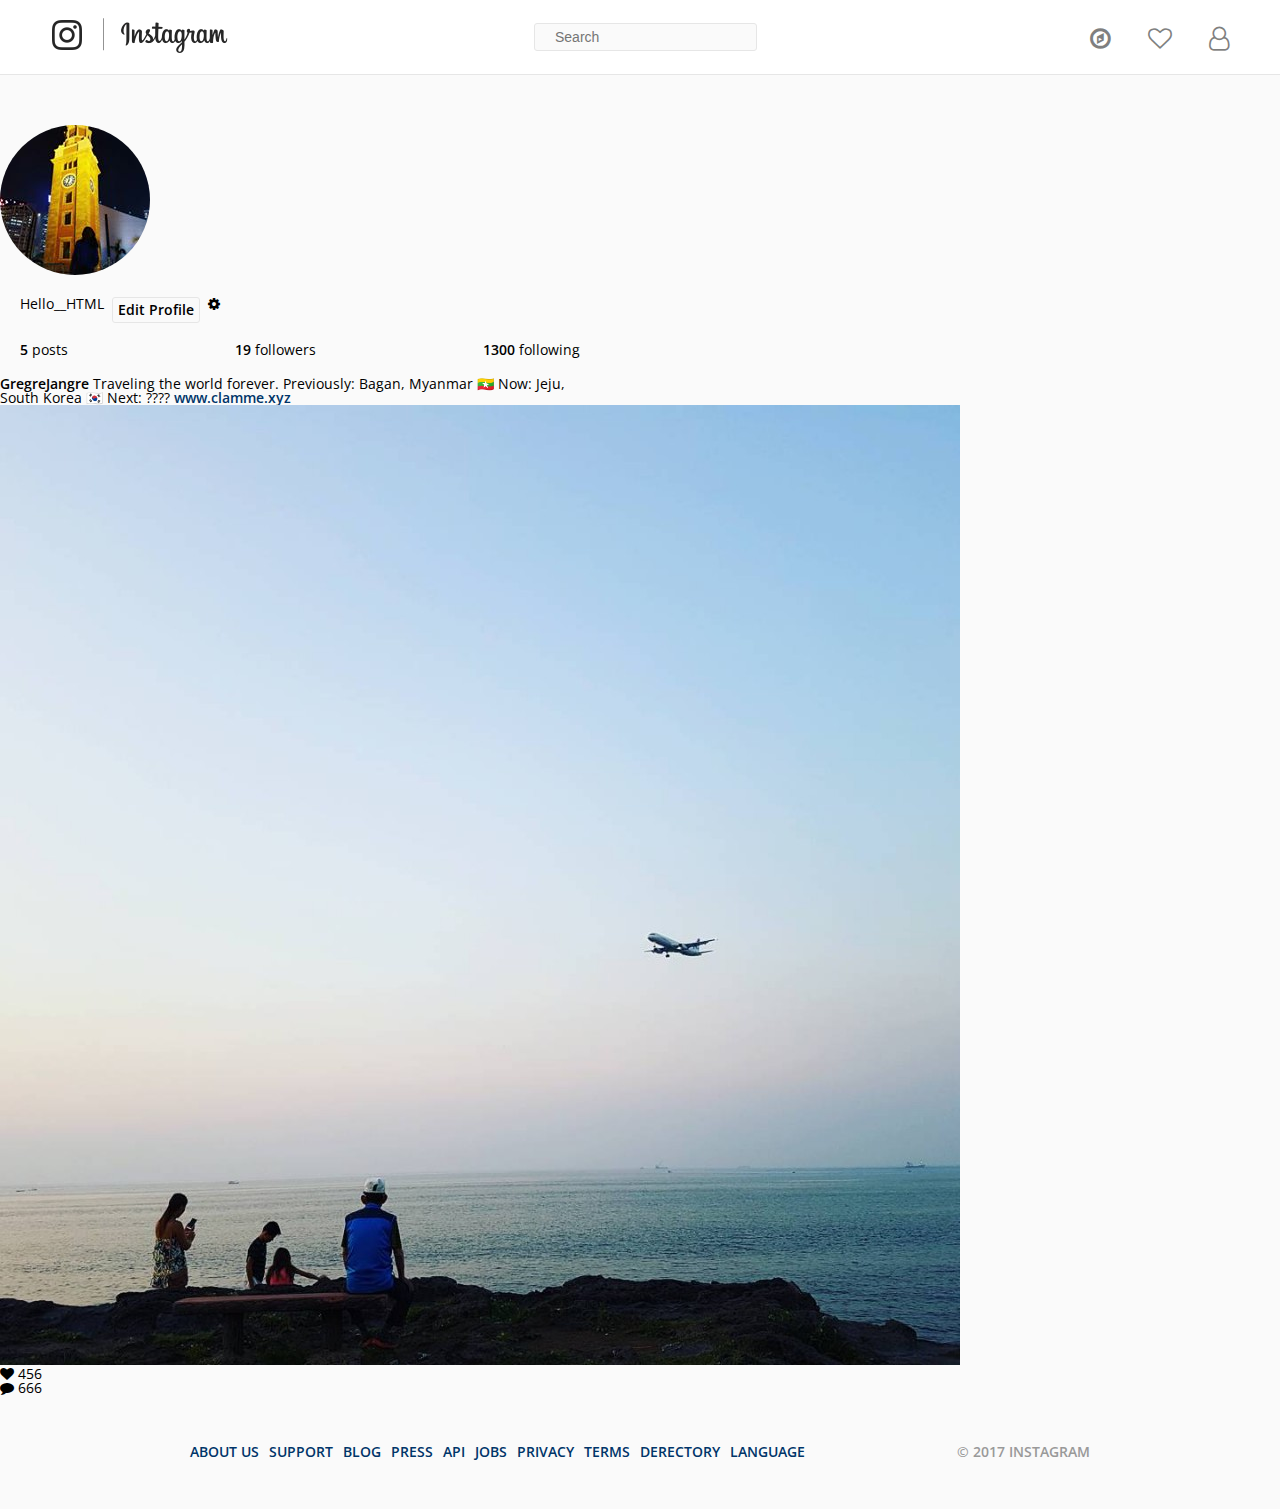
<file: profile.html>
﻿<!DOCTYPE html>
<html lang="en">
<head>
  <meta charset="utf-8" />
  <meta name="viewport" content="width=device-width, initial-scale=1.0, user-scalable=no">
  <title>Profile | Instajeju</title>
  <link rel="shortcut icon"
        href="images/favicon.ico">
  <link href="https://maxcdn.bootstrapcdn.com/font-awesome/4.7.0/css/font-awesome.min.css"
        rel="stylesheet" />
  <link rel="stylesheet" href="css/styles.css" />
</head>

<body>

<nav class="navigation">
  <a href="feed.html"><img src="images/logo.png"
       class="navigation__logo" /></a>
  <input type="text" placeholder="Search" class="navigation__input">
  <div class="navigation__icons">
    <a href="explore.html" class="navigation__links"><i class="fa fa-compass"></i></a>
    <a href="#          "  class="navigation__links"><i class="fa fa-heart-o"></i></a>
    <a href="profile.html" class="navigation__links"><i class="fa fa-user-o" ></i></a>
  </div>
</nav>
<!-- <div class="navigation__icons"><a href="" class="navigation__links"><i></i></a></div> -->

<main class="profile">
   <header class="profile__header"> <img src="images/avatar_psg.jpg" />
     <div class="profile__info">
       <div class="profile__name">
         <h3 class="profile__username">Hello__HTML</h3>
          <a href="edit-profile.html">Edit Profile</a>
           <i class="fa fa-cog"aria-hidden="true"></i>
      </div>
       <ul class="profile__stats">
         <li class="profile__stat"><span class="profile__stat-number">5</span> posts</li>
         <li class="profile__stat"><span class="profile__stat-number">19</span> followers</li>
         <li class="profile__stat"><span class="profile__stat-number">1300</span> following</li>
       </ul>
       <p class="profile__bio">
         <span class="profile__bio-name">GregreJangre</span>
         Traveling the world forever. Previously: Bagan, Myanmar 🇲🇲 Now: Jeju, South Korea 🇰🇷 Next: ????
         <a class="profile__domain"
             href="#">www.clamme.xyz</a> </p>
     </div>
   </header>
   <div class="profile__images">
        <div class="profile__image-row">
          <div class="profile__image">
            <a href="image-detail.html">
              <img src="images/jeje2.jpg" />
              <div class="profile__image-overlay">
                <div class="profile__image-number"> <i class="fa fa-heart"></i> <span>456</span> </div>
                <div class="profile__image-number"> <i class="fa fa-comment"></i> <span>666</span> </div>
              </div>
          </a>
          </div>
        </div>
      </div>
 </main>

<!--   //>i+span -->

<footer class="footer">
  <!--  nav.footer__nav>ul.footer__list>li.footer__list-item*10>a.footer__link -->
  <nav class="footer__nav">
    <ul class="footer__list">
      <li class="footer__list-item"><a href="#" class="footer__link">About us</a></li>
      <li class="footer__list-item"><a href="#" class="footer__link">Support</a></li>
      <li class="footer__list-item"><a href="#" class="footer__link">Blog</a></li>
      <li class="footer__list-item"><a href="#" class="footer__link">Press</a></li>
      <li class="footer__list-item"><a href="#" class="footer__link">API</a></li>
      <li class="footer__list-item"><a href="#" class="footer__link">Jobs</a></li>
      <li class="footer__list-item"><a href="#" class="footer__link">Privacy</a></li>
      <li class="footer__list-item"><a href="#" class="footer__link">Terms</a></li>
      <li class="footer__list-item"><a href="#" class="footer__link">Derectory</a></li>
      <li class="footer__list-item"><a href="#" class="footer__link">Language</a></li>
    </ul>
  </nav>
  <span class="footer__copy">© 2017 Instagram</span>
</footer>
</body>
<script
  src="http://code.jquery.com/jquery-3.2.1.min.js"
  integrity="sha256-hwg4gsxgFZhOsEEamdOYGBf13FyQuiTwlAQgxVSNgt4="
  crossorigin="anonymous"></script>
<script src="js/app.js"></script>
</html>
</file>
<file: css/styles.css>
@import url('https://fonts.googleapis.com/css?family=Open+Sans:400,600');
/*전체적용 글꼴 최상단에 위치해야!*/
@import "reset.css"; /* import 순서가 매우매우 중요함*/
@import "globals.css";
@import "login.css";
@import "footer.css";
@import "navigation.css";
@import "explore.css";
@import "feed.css";
@import "image-detail.css";
@import "profile.css";
@import "mobile.css";
</file>
